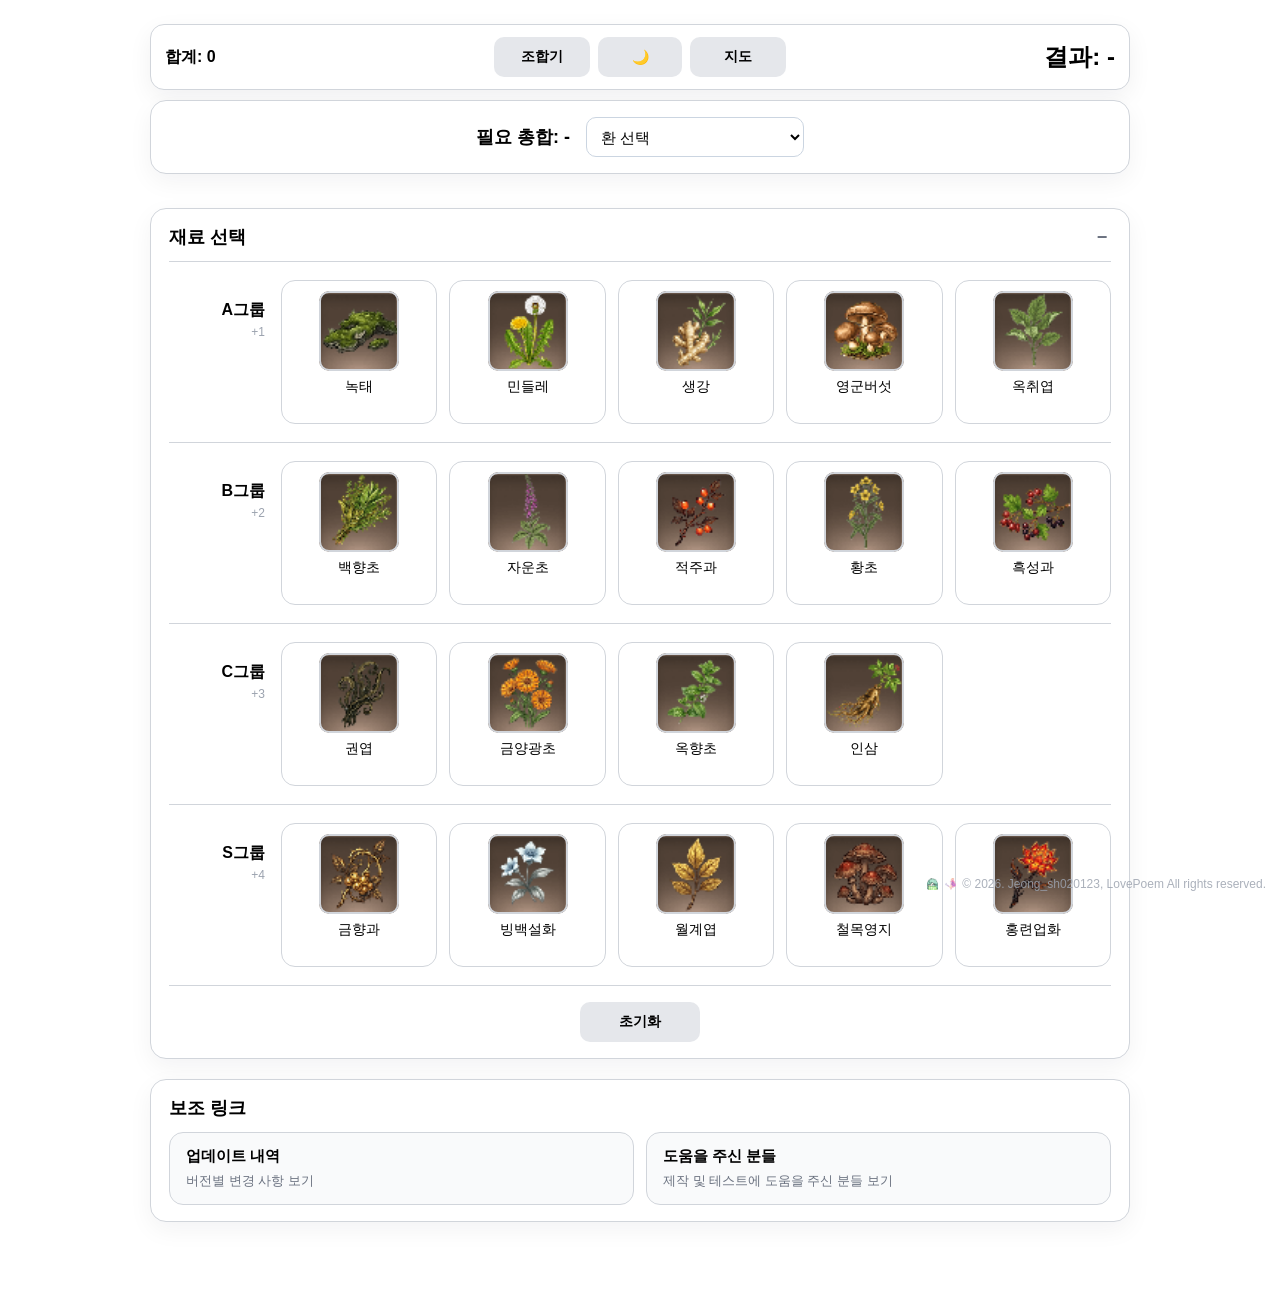
<file: index.html>
<!DOCTYPE html>
<html lang="ko">
<head>
  <meta charset="UTF-8" />
  <meta name="viewport" content="width=device-width, initial-scale=1.0" />
  <title>약초 조합 계산기</title>

  <script>
    (function () {
      const savedTheme = localStorage.getItem("sharedDarkMode");
      if (savedTheme === "dark") {
        document.documentElement.classList.add("dark");
      }
    })();
  </script>

  <link rel="stylesheet" href="style.css" />
</head>
<body>
  <div class="sticky-area">
    <div class="top-bar">
      <div class="left">
        합계: <span id="total">0</span>
      </div>

      <div class="top-center">
        <button class="top-btn nav-btn" type="button" onclick="location.href='inventory.html'">조합기</button>
        <button id="darkBtn" class="top-btn" type="button">🌙</button>
        <button
          class="top-btn nav-btn"
          type="button"
          onclick="window.open('https://forky-g.github.io/HANWOL-WEBMAP/', '_blank')"
        >
          지도
        </button>
      </div>

      <div class="right">
        결과: <span id="result">-</span>
      </div>
    </div>

    <div class="need-box">
      <div class="need-inner">
        <div class="need-left">
          필요 총합: <span id="neededTotals">-</span>
        </div>

        <div class="need-right">
          <select id="needSelect">
            <option value="">환 선택</option>
          </select>
        </div>
      </div>
    </div>
  </div>

  <div id="groupsWrapper" class="section-box">
    <div
      id="toggleGroupsHeader"
      class="section-header collapsible-header"
      role="button"
      tabindex="0"
      aria-expanded="true"
    >
      <div class="section-title">재료 선택</div>
      <div class="collapse-icon" id="groupCollapseIcon">−</div>
    </div>

    <div id="groupsContent">
      <div id="groupsContainer" class="groups-container"></div>

      <div class="action-row bottom-actions">
        <button id="resetBtn" class="action-btn reset-button" type="button">초기화</button>
      </div>
    </div>
  </div>

  <div class="footer-links-box">
    <div class="footer-links-title">보조 링크</div>

    <div class="footer-links-list">
      <a class="footer-link-card" href="updates.html">
        <span class="footer-link-name">업데이트 내역</span>
        <span class="footer-link-desc">버전별 변경 사항 보기</span>
      </a>

      <a class="footer-link-card" href="contributors.html">
        <span class="footer-link-name">도움을 주신 분들</span>
        <span class="footer-link-desc">제작 및 테스트에 도움을 주신 분들 보기</span>
      </a>
    </div>
  </div>

  <div class="credit">
    <img src="mark1.png" class="credit-logo" alt="" />
    <img src="mark2.png" class="credit-logo" alt="" />
    <span>© 2026. Jeong_sh020123, LovePoem All rights reserved.</span>
  </div>

  <script src="script.js"></script>
</body>
</html>
</file>
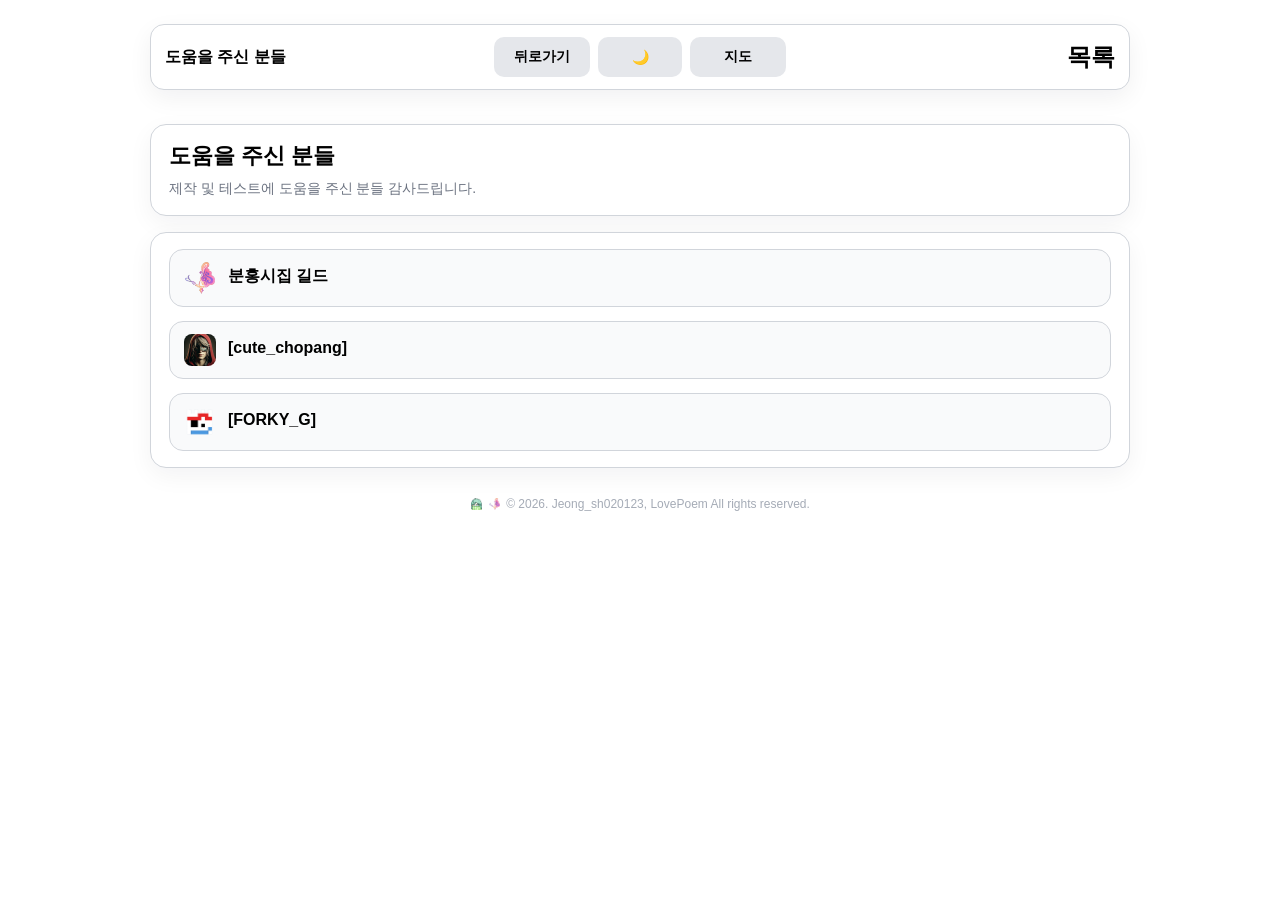
<file: contributors.html>
<!DOCTYPE html>
<html lang="ko">
<head>
  <meta charset="UTF-8" />
  <meta name="viewport" content="width=device-width, initial-scale=1.0" />
  <title>도움을 주신 분들</title>

  <script>
    (function () {
      const savedTheme = localStorage.getItem("sharedDarkMode");
      if (savedTheme === "dark") {
        document.documentElement.classList.add("dark");
      }
    })();
  </script>

  <link rel="stylesheet" href="style.css" />
</head>
<body>
  <div class="sticky-area">
    <div class="top-bar">
      <div class="left">도움을 주신 분들</div>

      <div class="top-center">
        <button class="top-btn nav-btn" type="button" onclick="goBack()">뒤로가기</button>
        <button id="darkBtn" class="top-btn" type="button">🌙</button>
        <button
          class="top-btn nav-btn"
          type="button"
          onclick="window.open('https://forky-g.github.io/HANWOL-WEBMAP/', '_blank')"
        >
          지도
        </button>
      </div>

      <div class="right">목록</div>
    </div>
  </div>

  <div class="subpage-shell">
    <div class="subpage-title-box">
      <div class="subpage-title">도움을 주신 분들</div>
      <div class="subpage-desc">제작 및 테스트에 도움을 주신 분들 감사드립니다.</div>
    </div>

    <div class="section-box">
      <div id="contributorList" class="link-list">
        <div class="link-card">
          <div class="link-card-title">불러오는 중...</div>
        </div>
      </div>
    </div>
  </div>

  <div class="page-credit">
    <img src="mark1.png" class="credit-logo" alt="" />
    <img src="mark2.png" class="credit-logo" alt="" />
    <span>© 2026. Jeong_sh020123, LovePoem All rights reserved.</span>
  </div>

  <script src="contributors.js"></script>
</body>
</html>
</file>
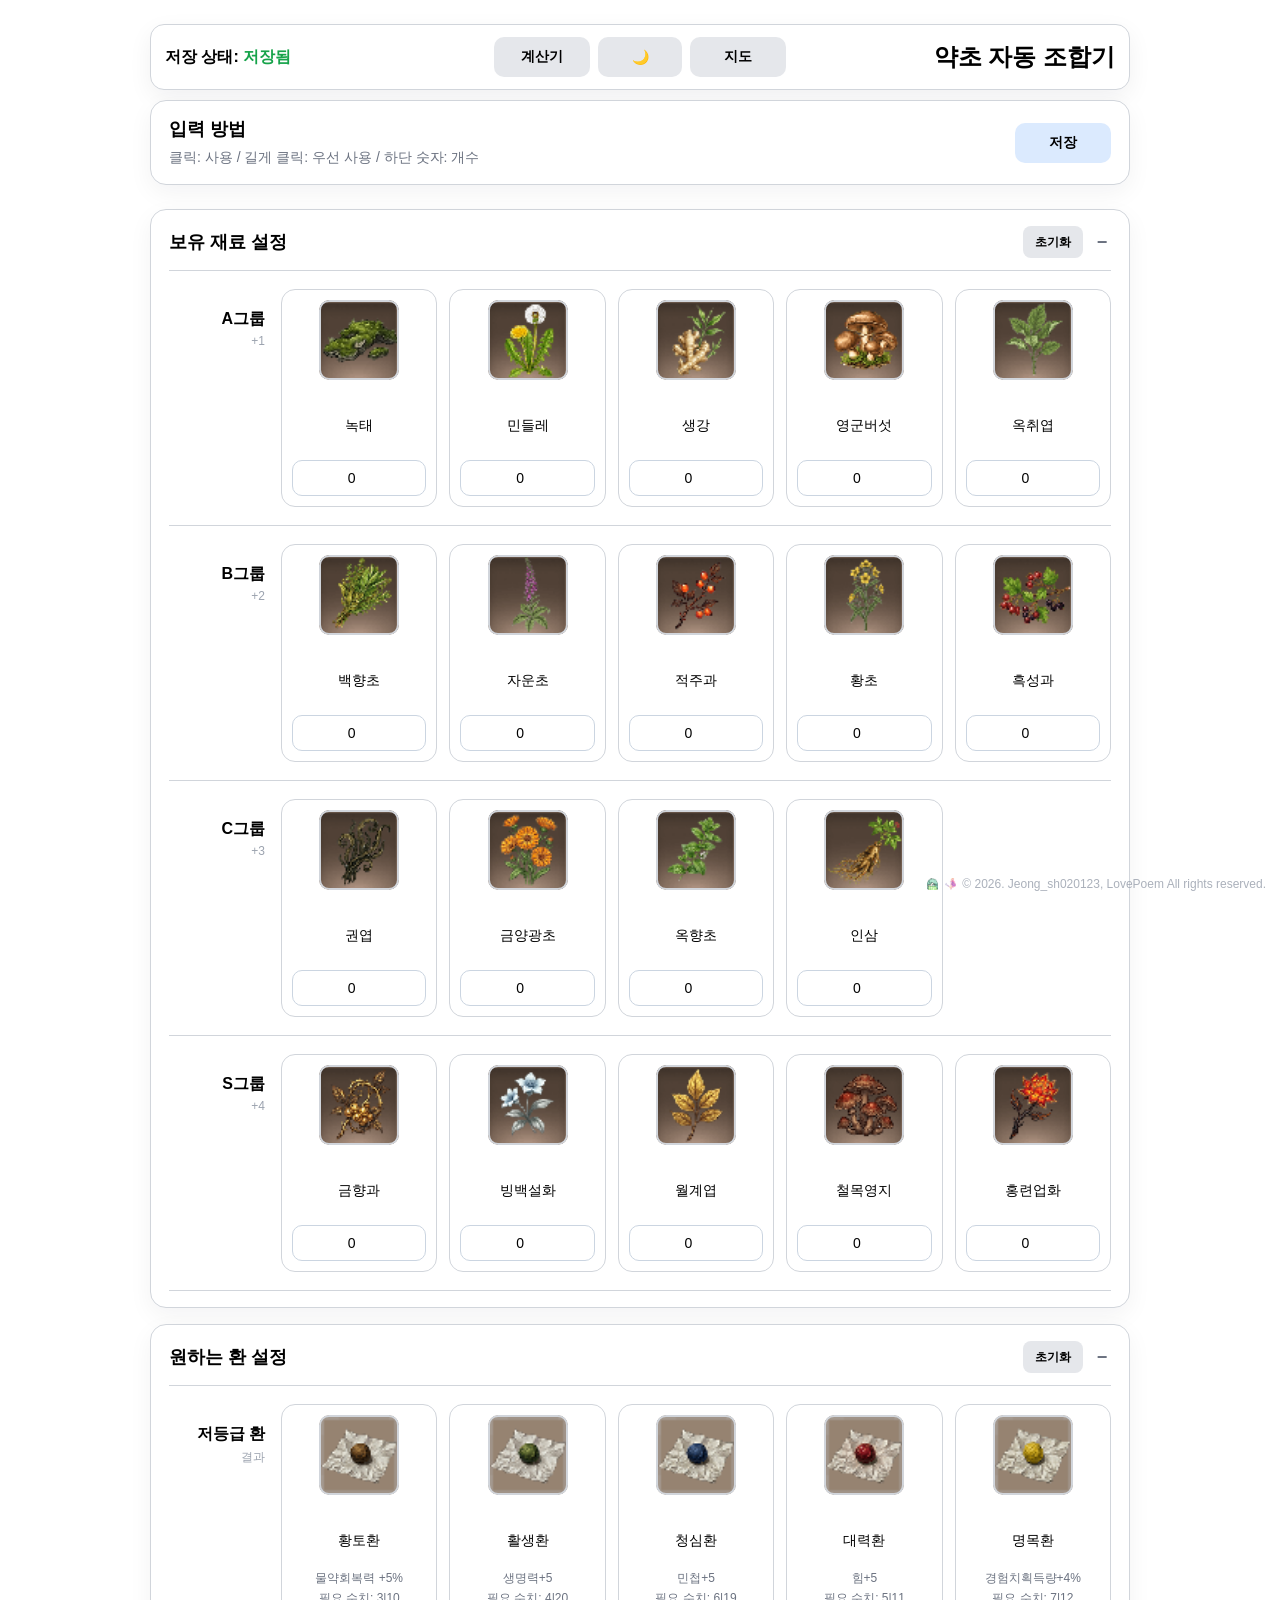
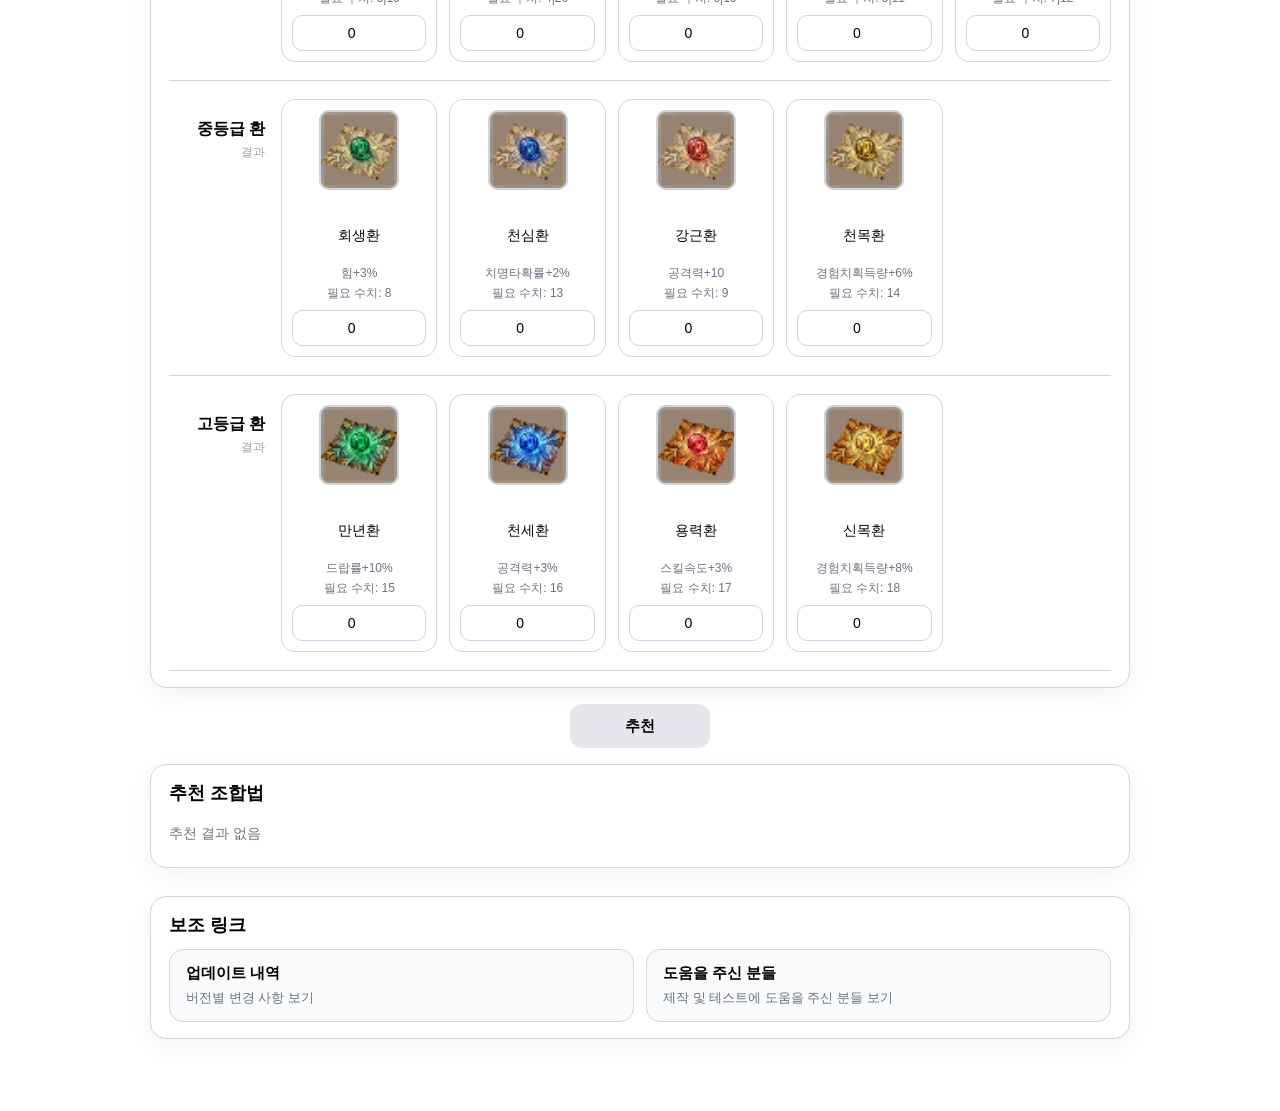
<file: inventory.html>
<!DOCTYPE html>
<html lang="ko">
<head>
  <meta charset="UTF-8" />
  <meta name="viewport" content="width=device-width, initial-scale=1.0" />
  <title>약초 자동 조합기</title>

  <script>
    (function () {
      const savedTheme = localStorage.getItem("sharedDarkMode");
      if (savedTheme === "dark") {
        document.documentElement.classList.add("dark");
      }
    })();
  </script>

  <link rel="stylesheet" href="inventory.css" />
</head>
<body>
  <div class="sticky-area">
    <div class="top-bar">
      <div class="left">
        저장 상태: <span id="saveStatus">저장됨</span>
      </div>

      <div class="top-center">
        <button class="top-btn nav-btn" type="button" onclick="location.href='index.html'">계산기</button>
        <button id="darkModeBtn" class="top-btn" type="button">🌙</button>
        <button
          class="top-btn nav-btn"
          type="button"
          onclick="window.open('https://forky-g.github.io/HANWOL-WEBMAP/', '_blank')"
        >
          지도
        </button>
      </div>

      <div class="right">
        약초 자동 조합기
      </div>
    </div>

    <div class="info-box compact-info">
      <div class="info-row">
        <div class="info-content">
          <div class="info-title">입력 방법</div>
          <div class="info-text">클릭: 사용 / 길게 클릭: 우선 사용 / 하단 숫자: 개수</div>
        </div>

        <div class="info-action">
          <button id="saveBtn" class="top-btn primary-btn save-side-btn" type="button">저장</button>
        </div>
      </div>
    </div>
  </div>

  <div class="page-shell">
    <div class="section-box">
      <div class="section-header collapsible-header" data-target="materialContainer" data-icon="materialCollapseIcon">
        <div class="section-title">보유 재료 설정</div>
        <div class="section-header-right">
          <button id="resetMaterialsBtn" class="section-reset-btn" type="button">초기화</button>
          <span class="collapse-icon" id="materialCollapseIcon">−</span>
        </div>
      </div>
      <div id="materialContainer" class="groups-container"></div>
    </div>

    <div class="section-box">
      <div class="section-header collapsible-header" data-target="resultContainer" data-icon="resultCollapseIcon">
        <div class="section-title">원하는 환 설정</div>
        <div class="section-header-right">
          <button id="resetResultsBtn" class="section-reset-btn" type="button">초기화</button>
          <span class="collapse-icon" id="resultCollapseIcon">−</span>
        </div>
      </div>
      <div id="resultContainer" class="groups-container"></div>
    </div>

    <div class="recommend-row">
      <button id="recommendBtn" class="recommend-btn" type="button">추천</button>
    </div>

    <div class="section-box recipe-section">
      <div class="section-header recipe-header">
        <div class="section-title">추천 조합법</div>
      </div>
      <div id="recipeList" class="recipe-list">
        <div class="recipe-empty">추천 결과 없음</div>
      </div>
    </div>
  </div>

  <div class="footer-links-box">
    <div class="footer-links-title">보조 링크</div>

    <div class="footer-links-list">
      <a class="footer-link-card" href="updates.html">
        <span class="footer-link-name">업데이트 내역</span>
        <span class="footer-link-desc">버전별 변경 사항 보기</span>
      </a>

      <a class="footer-link-card" href="contributors.html">
        <span class="footer-link-name">도움을 주신 분들</span>
        <span class="footer-link-desc">제작 및 테스트에 도움을 주신 분들 보기</span>
      </a>
    </div>
  </div>

  <div class="credit">
    <img src="mark1.png" class="credit-logo" alt="" />
    <img src="mark2.png" class="credit-logo" alt="" />
    <span>© 2026. Jeong_sh020123, LovePoem All rights reserved.</span>
  </div>

  <script src="inventory.js"></script>
</body>
</html>
</file>
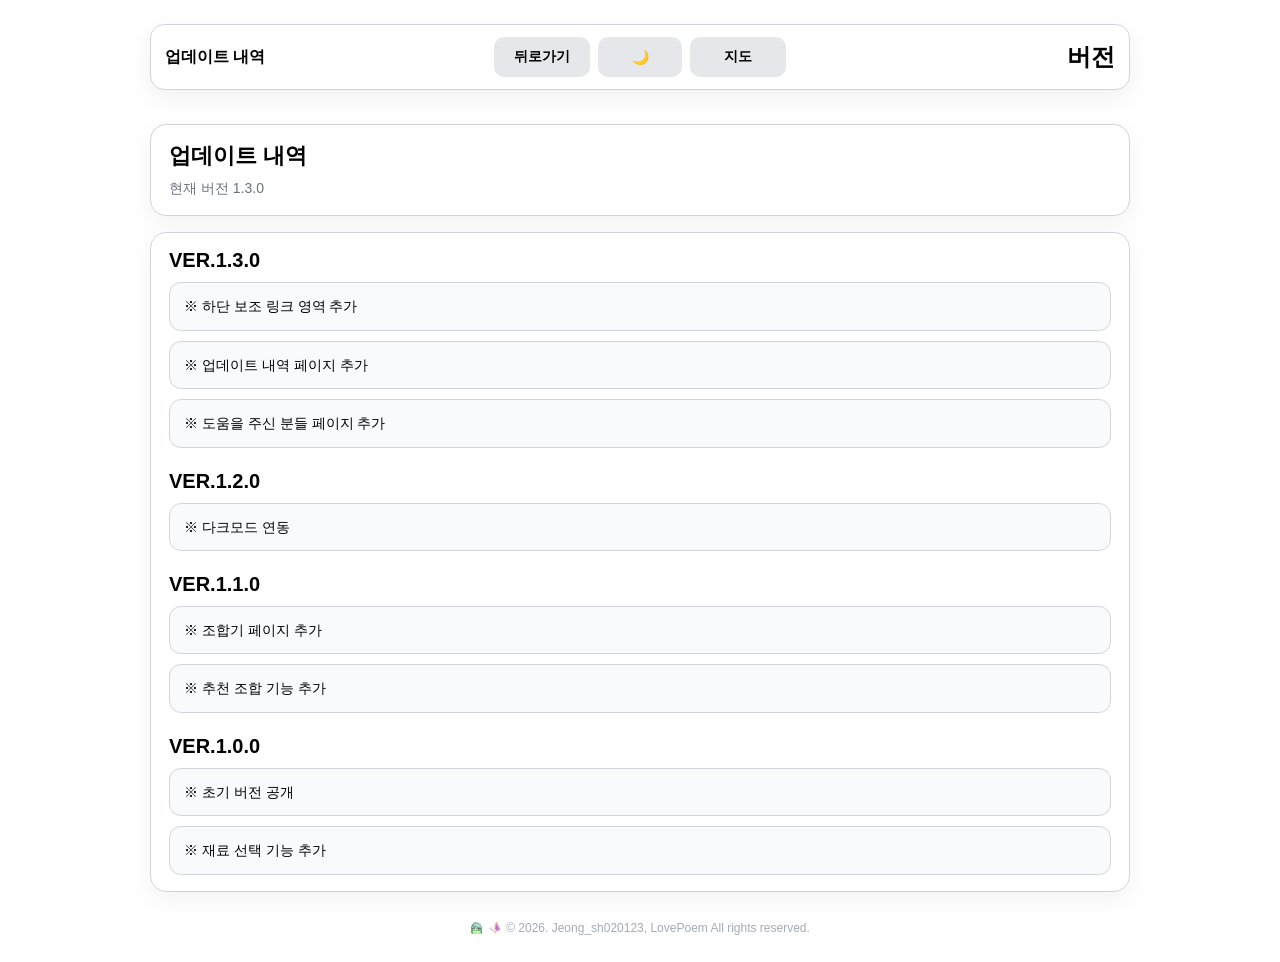
<file: updates.html>
<!DOCTYPE html>
<html lang="ko">
<head>
  <meta charset="UTF-8" />
  <meta name="viewport" content="width=device-width, initial-scale=1.0" />
  <title>업데이트 내역</title>

  <script>
    (function () {
      const savedTheme = localStorage.getItem("sharedDarkMode");
      if (savedTheme === "dark") {
        document.documentElement.classList.add("dark");
      }
    })();
  </script>

  <link rel="stylesheet" href="style.css" />
</head>
<body>
  <div class="sticky-area">
    <div class="top-bar">
      <div class="left">업데이트 내역</div>

      <div class="top-center">
        <button class="top-btn nav-btn" type="button" onclick="goBack()">뒤로가기</button>
        <button id="darkBtn" class="top-btn" type="button">🌙</button>
        <button
          class="top-btn nav-btn"
          type="button"
          onclick="window.open('https://forky-g.github.io/HANWOL-WEBMAP/', '_blank')"
        >
          지도
        </button>
      </div>

      <div class="right">버전</div>
    </div>
  </div>

  <div class="subpage-shell">
    <div class="subpage-title-box">
      <div class="subpage-title">업데이트 내역</div>
      <div class="subpage-desc">현재 버전 1.3.0</div>
    </div>

    <div class="section-box">
      <div id="updateList"></div>
    </div>
  </div>

  <div class="page-credit">
    <img src="mark1.png" class="credit-logo" alt="" />
    <img src="mark2.png" class="credit-logo" alt="" />
    <span>© 2026. Jeong_sh020123, LovePoem All rights reserved.</span>
  </div>

  <script src="updates.js"></script>
</body>
</html>
</file>
<file: style.css>
body {
  text-align: center;
  font-family: Arial, sans-serif;
  margin: 24px;
  background: #ffffff;
  color: #000000;
}

.sticky-area {
  position: sticky;
  top: 0;
  z-index: 1000;
  max-width: 980px;
  margin: 0 auto 16px;
  background: #ffffff;
  padding-bottom: 8px;
}

.top-bar {
  display: flex;
  justify-content: space-between;
  align-items: center;
  max-width: 980px;
  margin: 0 auto 10px;
  padding: 12px 14px;
  gap: 12px;
  border: 1px solid #d1d5db;
  border-radius: 14px;
  box-sizing: border-box;
  background: #ffffff;
  box-shadow: 0 8px 24px rgba(15, 23, 42, 0.06);
}

.left {
  text-align: left;
  flex: 1;
  min-width: 0;
  font-size: 16px;
  font-weight: bold;
}

.right {
  text-align: right;
  flex: 1;
  min-width: 0;
  font-size: 24px;
  font-weight: bold;
}

.top-center {
  display: flex;
  gap: 8px;
  justify-content: center;
  flex-shrink: 0;
}

.top-btn,
.action-btn {
  min-width: 84px;
  height: 40px;
  padding: 0 14px;
  border: none;
  border-radius: 10px;
  background: #e5e7eb;
  cursor: pointer;
  font-size: 14px;
  font-weight: bold;
  transition: 0.15s;
}

.top-btn:hover,
.action-btn:hover {
  background: #d1d5db;
}

.nav-btn {
  min-width: 96px;
}

.need-box,
.section-box,
.footer-links-box,
.subpage-title-box {
  width: 100%;
  max-width: 980px;
  margin: 0 auto 16px;
  padding: 16px 18px;
  border: 1px solid #d1d5db;
  border-radius: 16px;
  box-sizing: border-box;
  background: #ffffff;
  box-shadow: 0 8px 24px rgba(15, 23, 42, 0.05);
}

.need-box {
  margin-bottom: 10px;
}

.section-title {
  font-size: 18px;
  font-weight: bold;
  text-align: left;
}

.need-inner {
  display: flex;
  align-items: center;
  justify-content: center;
  gap: 16px;
}

.need-left {
  font-size: 18px;
  font-weight: bold;
}

.need-right {
  flex-shrink: 0;
}

#needSelect {
  min-width: 180px;
  height: 40px;
  padding: 0 10px;
  font-size: 15px;
  border: 1px solid #cbd5e1;
  border-radius: 10px;
  background: #ffffff;
  color: inherit;
}

.section-header {
  display: flex;
  justify-content: space-between;
  align-items: center;
  margin-bottom: 12px;
}

.collapsible-header {
  cursor: pointer;
  user-select: none;
}

.collapse-icon {
  width: 18px;
  text-align: center;
  font-size: 18px;
  font-weight: bold;
  color: #6b7280;
}

#groupsContent.collapsed {
  display: none;
}

.groups-container {
  width: 100%;
  margin: 0 auto;
}

.group-row {
  display: flex;
  align-items: flex-start;
  gap: 16px;
  padding: 18px 0;
  border-bottom: 1px solid #d1d5db;
}

.group-row:first-child {
  border-top: 1px solid #d1d5db;
}

.group-title {
  width: 96px;
  min-width: 96px;
  display: flex;
  flex-direction: column;
  align-items: flex-end;
  text-align: right;
  padding-top: 20px;
  font-size: 16px;
}

.group-name {
  font-weight: bold;
}

.group-score {
  margin-top: 4px;
  font-size: 12px;
  color: #9ca3af;
}

.group-items {
  display: grid;
  grid-template-columns: repeat(5, 1fr);
  gap: 12px;
  flex: 1;
}

.item {
  text-align: center;
}

.item-card {
  border: 1px solid #d1d5db;
  border-radius: 14px;
  padding: 10px;
  background: #ffffff;
  transition: 0.12s;
}

.item-card.selected {
  border-color: #ef4444;
  box-shadow: inset 0 0 0 1px #ef4444;
}

.empty-card {
  border-color: transparent;
  background: transparent;
  box-shadow: none;
}

.image-box {
  position: relative;
  width: 80px;
  height: 80px;
  margin: 0 auto;
  border-radius: 10px;
  overflow: hidden;
  background: #ffffff;
  -webkit-touch-callout: none;
  -webkit-user-select: none;
  user-select: none;
  touch-action: manipulation;
}

.image-box img {
  display: block;
  width: 100%;
  height: 100%;
  object-fit: contain;
  cursor: pointer;
  border-radius: 10px;
  user-select: none;
  -webkit-user-drag: none;
  -webkit-touch-callout: none;
  pointer-events: none;
}

.image-box::after {
  content: "";
  position: absolute;
  inset: 0;
  pointer-events: none;
  box-sizing: border-box;
  border: 2px solid #d1d5db;
  border-radius: 10px;
}

.image-box.selected::after {
  border-color: #ef4444;
}

.label {
  margin-top: 6px;
  font-size: 14px;
  line-height: 1.3;
  word-break: keep-all;
  min-height: 36px;
  transition: 0.1s;
}

.selected-item .label {
  font-weight: bold;
  color: #dc2626;
}

.empty {
  width: 80px;
  height: 80px;
  margin: 0 auto;
}

.action-row {
  display: flex;
  justify-content: center;
  margin: 16px auto 0;
}

.reset-button {
  min-width: 120px;
}

.credit {
  position: fixed;
  right: 14px;
  bottom: 10px;
  display: inline-flex;
  align-items: center;
  gap: 6px;
  font-size: 12px;
  line-height: 1;
  color: #9ca3af;
  opacity: 0.85;
  pointer-events: none;
  z-index: 9999;
}

.credit-logo {
  width: 12px;
  height: 12px;
  object-fit: contain;
}

.footer-links-box {
  margin: 20px auto 72px;
}

.footer-links-title {
  font-size: 18px;
  font-weight: bold;
  text-align: left;
  margin-bottom: 12px;
}

.footer-links-list {
  display: grid;
  grid-template-columns: repeat(2, minmax(0, 1fr));
  gap: 12px;
}

.footer-link-card {
  display: flex;
  flex-direction: column;
  align-items: flex-start;
  gap: 6px;
  padding: 14px 16px;
  border: 1px solid #d1d5db;
  border-radius: 14px;
  background: #f9fafb;
  text-decoration: none;
  color: inherit;
  transition: 0.15s;
  box-sizing: border-box;
}

.footer-link-card:hover {
  background: #f3f4f6;
  border-color: #cbd5e1;
}

.footer-link-name {
  font-size: 15px;
  font-weight: bold;
}

.footer-link-desc {
  font-size: 13px;
  color: #6b7280;
  line-height: 1.4;
  text-align: left;
}

.subpage-shell {
  max-width: 980px;
  margin: 0 auto;
}

.subpage-title-box {
  text-align: left;
}

.subpage-title {
  font-size: 22px;
  font-weight: bold;
  margin-bottom: 6px;
}

.subpage-desc {
  font-size: 14px;
  line-height: 1.6;
  color: #6b7280;
}

.link-list {
  display: grid;
  gap: 14px;
}

.link-card {
  padding: 14px 16px;
  border: 1px solid #d1d5db;
  border-radius: 14px;
  background: #f9fafb;
  text-align: left;
}

.link-card-title {
  font-size: 16px;
  font-weight: bold;
  margin-bottom: 4px;
}

.link-card-sub {
  font-size: 13px;
  color: #6b7280;
  line-height: 1.5;
}

.update-version {
  font-size: 20px;
  font-weight: bold;
  text-align: left;
  margin-top: 22px;
  margin-bottom: 10px;
}

.update-version:first-child {
  margin-top: 0;
}

.update-items {
  display: grid;
  gap: 10px;
}

.update-item {
  padding: 12px 14px;
  border: 1px solid #d1d5db;
  border-radius: 12px;
  background: #f9fafb;
  text-align: left;
  font-size: 14px;
  line-height: 1.6;
}

.page-credit {
  max-width: 980px;
  margin: 20px auto 0;
  padding: 10px 0 4px;
  display: flex;
  justify-content: center;
  align-items: center;
  gap: 6px;
  font-size: 12px;
  line-height: 1;
  color: #9ca3af;
  opacity: 0.9;
}

.page-credit .credit-logo {
  width: 12px;
  height: 12px;
  object-fit: contain;
}

@media (hover: hover) and (pointer: fine) {
  .image-box:hover::after {
    border-color: #ff9999;
  }

  .dark body .image-box:hover::after {
    border-color: #f87171;
  }
}

.image-box:active::after {
  border-color: #ff9999;
}

.dark body .image-box:active::after {
  border-color: #f87171;
}

.dark body {
  background: #111827;
  color: #f9fafb;
}

.dark body .sticky-area {
  background: #111827;
}

.dark body .top-bar,
.dark body .need-box,
.dark body .section-box,
.dark body .footer-links-box,
.dark body .subpage-title-box {
  background: #1f2937;
  border-color: #374151;
}

.dark body .group-row {
  border-bottom-color: #374151;
}

.dark body .group-row:first-child {
  border-top-color: #374151;
}

.dark body .group-score,
.dark body .collapse-icon,
.dark body .credit,
.dark body .footer-link-desc,
.dark body .subpage-desc,
.dark body .link-card-sub,
.dark body .page-credit {
  color: #9ca3af;
}

.dark body .top-btn,
.dark body .action-btn {
  background: #374151;
  color: #f9fafb;
}

.dark body .top-btn:hover,
.dark body .action-btn:hover {
  background: #4b5563;
}

.dark body #needSelect {
  background: #111827;
  color: #f9fafb;
  border-color: #374151;
}

.dark body .item-card,
.dark body .link-card,
.dark body .update-item {
  background: #1f2937;
  border-color: #374151;
}

.dark body .item-card.selected {
  border-color: #ef4444;
}

.dark body .image-box {
  background: #111827;
}

.dark body .image-box::after {
  border-color: #374151;
}

.dark body .image-box.selected::after {
  border-color: #ef4444;
}

.dark body .footer-link-card {
  background: #111827;
  border-color: #374151;
  color: #f9fafb;
}

.dark body .footer-link-card:hover {
  background: #18212f;
  border-color: #4b5563;
}

@media (max-width: 768px) {
  body {
    margin: 12px;
    padding-bottom: 36px;
  }

  .sticky-area {
    margin-bottom: 12px;
  }

  .top-bar {
    flex-direction: column;
    align-items: stretch;
    gap: 10px;
  }

  .left,
  .right {
    text-align: center;
  }

  .top-center {
    flex-wrap: wrap;
  }

  .top-btn {
    width: 96px;
    flex: 0 0 auto;
  }

  .right {
    font-size: 20px;
  }

  .group-row {
    flex-direction: column;
    gap: 10px;
  }

  .group-title {
    width: 100%;
    min-width: 0;
    flex-direction: row;
    justify-content: space-between;
    align-items: center;
    text-align: left;
    padding-top: 0;
  }

  .group-items {
    grid-template-columns: repeat(3, 1fr);
  }

  .footer-links-list {
    grid-template-columns: 1fr;
  }
}

@media (max-width: 480px) {
  .need-inner {
    flex-direction: column;
    gap: 10px;
  }

  .need-right,
  #needSelect {
    width: 100%;
    min-width: 0;
  }

  .group-items {
    grid-template-columns: repeat(2, 1fr);
  }

  .image-box {
    width: 72px;
    height: 72px;
  }

  .label {
    min-height: 32px;
    font-size: 12px;
  }
}

.contributor-card {
  padding: 12px 14px;
}

.contributor-row {
  display: flex;
  align-items: center;
  gap: 12px;
}

.contributor-mark {
  width: 32px;
  height: 32px;
  object-fit: contain;
  flex-shrink: 0;
  border-radius: 8px;
}

.contributor-mark-fallback {
  width: 32px;
  height: 32px;
  flex-shrink: 0;
  border-radius: 8px;
  display: flex;
  align-items: center;
  justify-content: center;
  background: #f3f4f6;
  color: #9ca3af;
  font-size: 18px;
  font-weight: bold;
}

.contributor-text {
  min-width: 0;
  text-align: left;
}

.dark body .contributor-mark-fallback {
  background: #374151;
  color: #d1d5db;
}
</file>
<file: inventory.css>
body {
  text-align: center;
  font-family: Arial, sans-serif;
  margin: 24px;
  background: #ffffff;
  color: #000000;
}

.sticky-area {
  position: sticky;
  top: 0;
  z-index: 1000;
  max-width: 980px;
  margin: 0 auto 16px;
  background: #ffffff;
  padding-bottom: 8px;
}

.page-shell {
  max-width: 980px;
  margin: 0 auto;
}

.top-bar {
  display: flex;
  justify-content: space-between;
  align-items: center;
  gap: 12px;
  margin: 0 auto 10px;
  padding: 12px 14px;
  border: 1px solid #d1d5db;
  border-radius: 14px;
  box-sizing: border-box;
  background: #ffffff;
  box-shadow: 0 8px 24px rgba(15, 23, 42, 0.06);
}

.left {
  text-align: left;
  flex: 1;
  min-width: 0;
  font-size: 16px;
  font-weight: bold;
}

.right {
  text-align: right;
  flex: 1;
  min-width: 0;
  font-size: 24px;
  font-weight: bold;
}

.top-center {
  display: flex;
  gap: 8px;
  justify-content: center;
  flex-shrink: 0;
}

.top-btn {
  min-width: 84px;
  height: 40px;
  padding: 0 14px;
  border: none;
  border-radius: 10px;
  background: #e5e7eb;
  cursor: pointer;
  font-size: 14px;
  font-weight: bold;
  transition: 0.15s;
}

.top-btn:hover {
  background: #d1d5db;
}

.nav-btn {
  min-width: 96px;
}

.primary-btn {
  background: #dbeafe;
}

.primary-btn:hover {
  background: #bfdbfe;
}

.save-side-btn {
  min-width: 96px;
}

#saveStatus.saved {
  color: #16a34a;
}

#saveStatus.unsaved {
  color: #dc2626;
}

.info-box,
.section-box,
.footer-links-box {
  width: 100%;
  margin: 0 auto 16px;
  padding: 16px 18px;
  border: 1px solid #d1d5db;
  border-radius: 16px;
  box-sizing: border-box;
  background: #ffffff;
  box-shadow: 0 8px 24px rgba(15, 23, 42, 0.05);
}

.compact-info {
  margin-bottom: 0;
}

.info-row {
  display: flex;
  align-items: center;
  justify-content: space-between;
  gap: 16px;
}

.info-content {
  flex: 1;
  min-width: 0;
  text-align: left;
}

.info-action {
  flex-shrink: 0;
}

.info-title,
.section-title {
  font-size: 18px;
  font-weight: bold;
  text-align: left;
}

.info-text {
  margin-top: 6px;
  text-align: left;
  font-size: 14px;
  color: #6b7280;
  line-height: 1.5;
}

.section-header {
  display: flex;
  justify-content: space-between;
  align-items: center;
  margin-bottom: 12px;
}

.collapsible-header {
  cursor: pointer;
  user-select: none;
}

.section-header-right {
  display: flex;
  align-items: center;
  gap: 10px;
}

.section-reset-btn {
  height: 32px;
  padding: 0 12px;
  border: none;
  border-radius: 8px;
  background: #e5e7eb;
  cursor: pointer;
  font-size: 12px;
  font-weight: bold;
  transition: 0.15s;
}

.section-reset-btn:hover {
  background: #d1d5db;
}

.collapse-icon {
  width: 18px;
  text-align: center;
  font-size: 18px;
  font-weight: bold;
  color: #6b7280;
}

.groups-container {
  width: 100%;
  margin: 0 auto;
}

.groups-container.collapsed {
  display: none;
}

.group-row {
  display: flex;
  align-items: flex-start;
  gap: 16px;
  padding: 18px 0;
  border-bottom: 1px solid #d1d5db;
}

.group-row:first-child {
  border-top: 1px solid #d1d5db;
}

.group-title {
  width: 96px;
  min-width: 96px;
  display: flex;
  flex-direction: column;
  align-items: flex-end;
  text-align: right;
  padding-top: 20px;
  font-size: 16px;
}

.group-name {
  font-weight: bold;
}

.group-score {
  margin-top: 4px;
  font-size: 12px;
  color: #9ca3af;
}

.group-items {
  display: grid;
  grid-template-columns: repeat(5, 1fr);
  gap: 12px;
  flex: 1;
}

.item {
  text-align: center;
}

.item-card {
  border: 1px solid #d1d5db;
  border-radius: 14px;
  padding: 10px;
  background: #ffffff;
  transition: 0.12s;
}

.item-card.enabled {
  border-color: #ef4444;
  box-shadow: inset 0 0 0 1px #ef4444;
}

.item-card.priority {
  border-color: #f59e0b;
  box-shadow: inset 0 0 0 1px #f59e0b;
}

.image-box {
  position: relative;
  width: 80px;
  height: 80px;
  margin: 0 auto;
  border-radius: 10px;
  overflow: hidden;
  background: #ffffff;
  touch-action: manipulation;
  user-select: none;
  -webkit-user-select: none;
  -webkit-touch-callout: none;
}

.image-box img,
.image-box .fallback {
  display: block;
  width: 100%;
  height: 100%;
  border-radius: 10px;
}

.image-box img {
  object-fit: contain;
  user-select: none;
  -webkit-user-drag: none;
  -webkit-touch-callout: none;
  pointer-events: none;
}

.image-box .fallback {
  display: flex;
  align-items: center;
  justify-content: center;
  padding: 6px;
  font-size: 12px;
  color: #6b7280;
  border: 1px solid #d1d5db;
  background: #f9fafb;
  line-height: 1.2;
}

.image-box::after {
  content: "";
  position: absolute;
  inset: 0;
  pointer-events: none;
  box-sizing: border-box;
  border: 2px solid #d1d5db;
  border-radius: 10px;
}

.item-card.enabled .image-box::after {
  border-color: #ef4444;
}

.item-card.priority .image-box::after {
  border-color: #f59e0b;
}

.badge-row {
  min-height: 22px;
  margin-top: 8px;
  margin-bottom: 4px;
}

.badge {
  display: inline-block;
  font-size: 11px;
  line-height: 1;
  padding: 4px 7px;
  border-radius: 999px;
  font-weight: bold;
  margin: 0 2px;
}

.badge.enabled {
  background: #fee2e2;
  color: #b91c1c;
}

.badge.priority {
  background: #fef3c7;
  color: #b45309;
}

.label {
  margin-top: 6px;
  font-size: 14px;
  line-height: 1.3;
  word-break: keep-all;
  min-height: 36px;
}

.item-card.enabled .label {
  font-weight: bold;
  color: #dc2626;
}

.item-card.priority .label {
  color: #b45309;
}

.effect-text {
  margin-top: 4px;
  font-size: 12px;
  line-height: 1.3;
  color: #6b7280;
  min-height: 16px;
}

.item-card.enabled .effect-text {
  color: #b91c1c;
}

.item-card.priority .effect-text {
  color: #b45309;
}

.need-text {
  margin-top: 4px;
  font-size: 12px;
  line-height: 1.3;
  color: #6b7280;
  min-height: 16px;
}

.item-card.enabled .need-text {
  color: #b91c1c;
}

.item-card.priority .need-text {
  color: #b45309;
}

.count-input {
  width: 100%;
  height: 36px;
  margin-top: 8px;
  text-align: center;
  font-size: 14px;
  border: 1px solid #cbd5e1;
  border-radius: 10px;
  box-sizing: border-box;
}

.recommend-row {
  display: flex;
  justify-content: center;
  margin: 16px 0;
}

.recommend-btn {
  min-width: 140px;
  height: 44px;
  padding: 0 18px;
  border: none;
  border-radius: 12px;
  background: #e5e7eb;
  cursor: pointer;
  font-size: 15px;
  font-weight: bold;
  transition: 0.15s;
}

.recommend-btn:hover {
  background: #d1d5db;
}

.recipe-section {
  margin-bottom: 28px;
}

.recipe-list {
  display: grid;
  gap: 14px;
}

.recipe-empty {
  font-size: 14px;
  color: #6b7280;
  text-align: left;
  padding: 8px 0;
}

.recipe-card {
  border: 1px solid #d1d5db;
  border-radius: 16px;
  padding: 16px;
  text-align: left;
  background: #ffffff;
}

.recipe-card-title {
  font-size: 18px;
  font-weight: bold;
  margin-bottom: 6px;
}

.recipe-card-sub {
  font-size: 13px;
  color: #6b7280;
  margin-bottom: 14px;
}

.recipe-items {
  display: grid;
  grid-template-columns: repeat(auto-fit, minmax(86px, 1fr));
  gap: 10px;
  margin-bottom: 14px;
}

.recipe-item {
  text-align: center;
  padding: 8px;
  border-radius: 12px;
  background: #f8fafc;
}

.recipe-item .recipe-image {
  width: 72px;
  height: 72px;
  margin: 0 auto 8px;
  border-radius: 10px;
  overflow: hidden;
  background: #ffffff;
  border: 1px solid #d1d5db;
  display: flex;
  align-items: center;
  justify-content: center;
}

.recipe-item .recipe-image img,
.recipe-item .recipe-image .fallback {
  width: 100%;
  height: 100%;
  display: block;
}

.recipe-item .recipe-image img {
  object-fit: contain;
}

.recipe-item .recipe-image .fallback {
  display: flex;
  align-items: center;
  justify-content: center;
  padding: 6px;
  font-size: 12px;
  color: #6b7280;
  line-height: 1.2;
}

.recipe-item-name {
  font-size: 13px;
  line-height: 1.3;
}

.recipe-item-priority {
  margin-top: 4px;
  display: inline-block;
  font-size: 11px;
  line-height: 1;
  padding: 4px 7px;
  border-radius: 999px;
  font-weight: bold;
  background: #fef3c7;
  color: #b45309;
}

.recipe-info {
  font-size: 14px;
  line-height: 1.7;
  margin-bottom: 14px;
}

.recipe-ok {
  color: #16a34a;
  font-weight: bold;
}

.recipe-bad {
  color: #dc2626;
  font-weight: bold;
}

.recipe-controls {
  display: flex;
  align-items: center;
  gap: 10px;
}

.recipe-controls label {
  font-size: 13px;
  color: #6b7280;
}

.recipe-run-input {
  width: 90px;
  height: 36px;
  text-align: center;
  font-size: 14px;
  border: 1px solid #cbd5e1;
  border-radius: 10px;
}

.recipe-run-btn {
  height: 36px;
  padding: 0 14px;
  border: none;
  border-radius: 10px;
  background: #e5e7eb;
  cursor: pointer;
  font-size: 14px;
  font-weight: bold;
  transition: 0.15s;
}

.recipe-run-btn:hover {
  background: #d1d5db;
}

.recipe-run-btn:disabled {
  cursor: not-allowed;
  opacity: 0.5;
}

.footer-links-box {
  max-width: 980px;
  margin: 20px auto 72px;
}

.footer-links-title {
  font-size: 18px;
  font-weight: bold;
  text-align: left;
  margin-bottom: 12px;
}

.footer-links-list {
  display: grid;
  grid-template-columns: repeat(2, minmax(0, 1fr));
  gap: 12px;
}

.footer-link-card {
  display: flex;
  flex-direction: column;
  align-items: flex-start;
  gap: 6px;
  padding: 14px 16px;
  border: 1px solid #d1d5db;
  border-radius: 14px;
  background: #f9fafb;
  text-decoration: none;
  color: inherit;
  transition: 0.15s;
  box-sizing: border-box;
}

.footer-link-card:hover {
  background: #f3f4f6;
  border-color: #cbd5e1;
}

.footer-link-name {
  font-size: 15px;
  font-weight: bold;
}

.footer-link-desc {
  font-size: 13px;
  color: #6b7280;
  line-height: 1.4;
  text-align: left;
}

.credit {
  position: fixed;
  right: 14px;
  bottom: 10px;
  display: inline-flex;
  align-items: center;
  gap: 6px;
  font-size: 12px;
  line-height: 1;
  color: #9ca3af;
  opacity: 0.85;
  pointer-events: none;
  z-index: 9999;
}

.credit-logo {
  width: 12px;
  height: 12px;
  object-fit: contain;
}

.dark body {
  background: #111827;
  color: #f9fafb;
}

.dark body .sticky-area {
  background: #111827;
}

.dark body .top-bar,
.dark body .section-box,
.dark body .info-box,
.dark body .recipe-card,
.dark body .footer-links-box {
  background: #1f2937;
  border-color: #374151;
}

.dark body .group-row {
  border-bottom-color: #374151;
}

.dark body .group-row:first-child {
  border-top-color: #374151;
}

.dark body .item-card {
  background: #1f2937;
  border-color: #374151;
}

.dark body .image-box,
.dark body .recipe-item .recipe-image,
.dark body .count-input,
.dark body .recipe-run-input {
  background: #111827;
  border-color: #374151;
  color: #f9fafb;
}

.dark body .fallback,
.dark body .recipe-item .recipe-image .fallback {
  background: #1f2937;
  border-color: #374151;
  color: #9ca3af;
}

.dark body .label,
.dark body .recipe-card-title,
.dark body .recipe-item-name {
  color: #f9fafb;
}

.dark body .need-text,
.dark body .effect-text,
.dark body .group-score,
.dark body .info-text,
.dark body .collapse-icon,
.dark body .recipe-card-sub,
.dark body .recipe-controls label,
.dark body .recipe-empty,
.dark body .footer-link-desc,
.dark body .credit {
  color: #9ca3af;
}

.dark body .top-btn,
.dark body .recommend-btn,
.dark body .section-reset-btn,
.dark body .recipe-run-btn {
  background: #374151;
  color: #f9fafb;
}

.dark body .top-btn:hover,
.dark body .recommend-btn:hover,
.dark body .section-reset-btn:hover,
.dark body .recipe-run-btn:hover {
  background: #4b5563;
}

.dark body .primary-btn {
  background: #1d4ed8;
}

.dark body .primary-btn:hover {
  background: #2563eb;
}

.dark body .recipe-item {
  background: #111827;
}

.dark body .footer-link-card {
  background: #111827;
  border-color: #374151;
  color: #f9fafb;
}

.dark body .footer-link-card:hover {
  background: #18212f;
  border-color: #4b5563;
}

@media (max-width: 768px) {
  body {
    margin: 12px;
    padding-bottom: 36px;
  }

  .sticky-area {
    margin-bottom: 12px;
  }

  .top-bar,
  .info-row {
    flex-direction: column;
    align-items: stretch;
    gap: 10px;
  }

  .left,
  .right,
  .info-content,
  .info-action {
    text-align: center;
  }

  .top-center {
    display: flex;
    justify-content: center;
    gap: 8px;
    flex-wrap: wrap;
  }

  .top-btn {
    width: 96px;
    flex: 0 0 auto;
  }

  .right {
    font-size: 20px;
  }

  .group-row {
    flex-direction: column;
    gap: 10px;
  }

  .group-title {
    width: 100%;
    min-width: 0;
    flex-direction: row;
    justify-content: space-between;
    align-items: center;
    text-align: left;
    padding-top: 0;
  }

  .group-items {
    grid-template-columns: repeat(3, 1fr);
  }

  .footer-links-list {
    grid-template-columns: 1fr;
  }
}

@media (max-width: 480px) {
  .group-items {
    grid-template-columns: repeat(2, 1fr);
  }

  .image-box {
    width: 72px;
    height: 72px;
  }

  .label {
    min-height: 32px;
    font-size: 12px;
  }

  .recommend-btn,
  .recipe-run-btn,
  .section-reset-btn {
    width: 100%;
  }

  .recipe-controls {
    flex-direction: column;
    align-items: stretch;
  }

  .recipe-run-input {
    width: 100%;
  }
}
</file>
